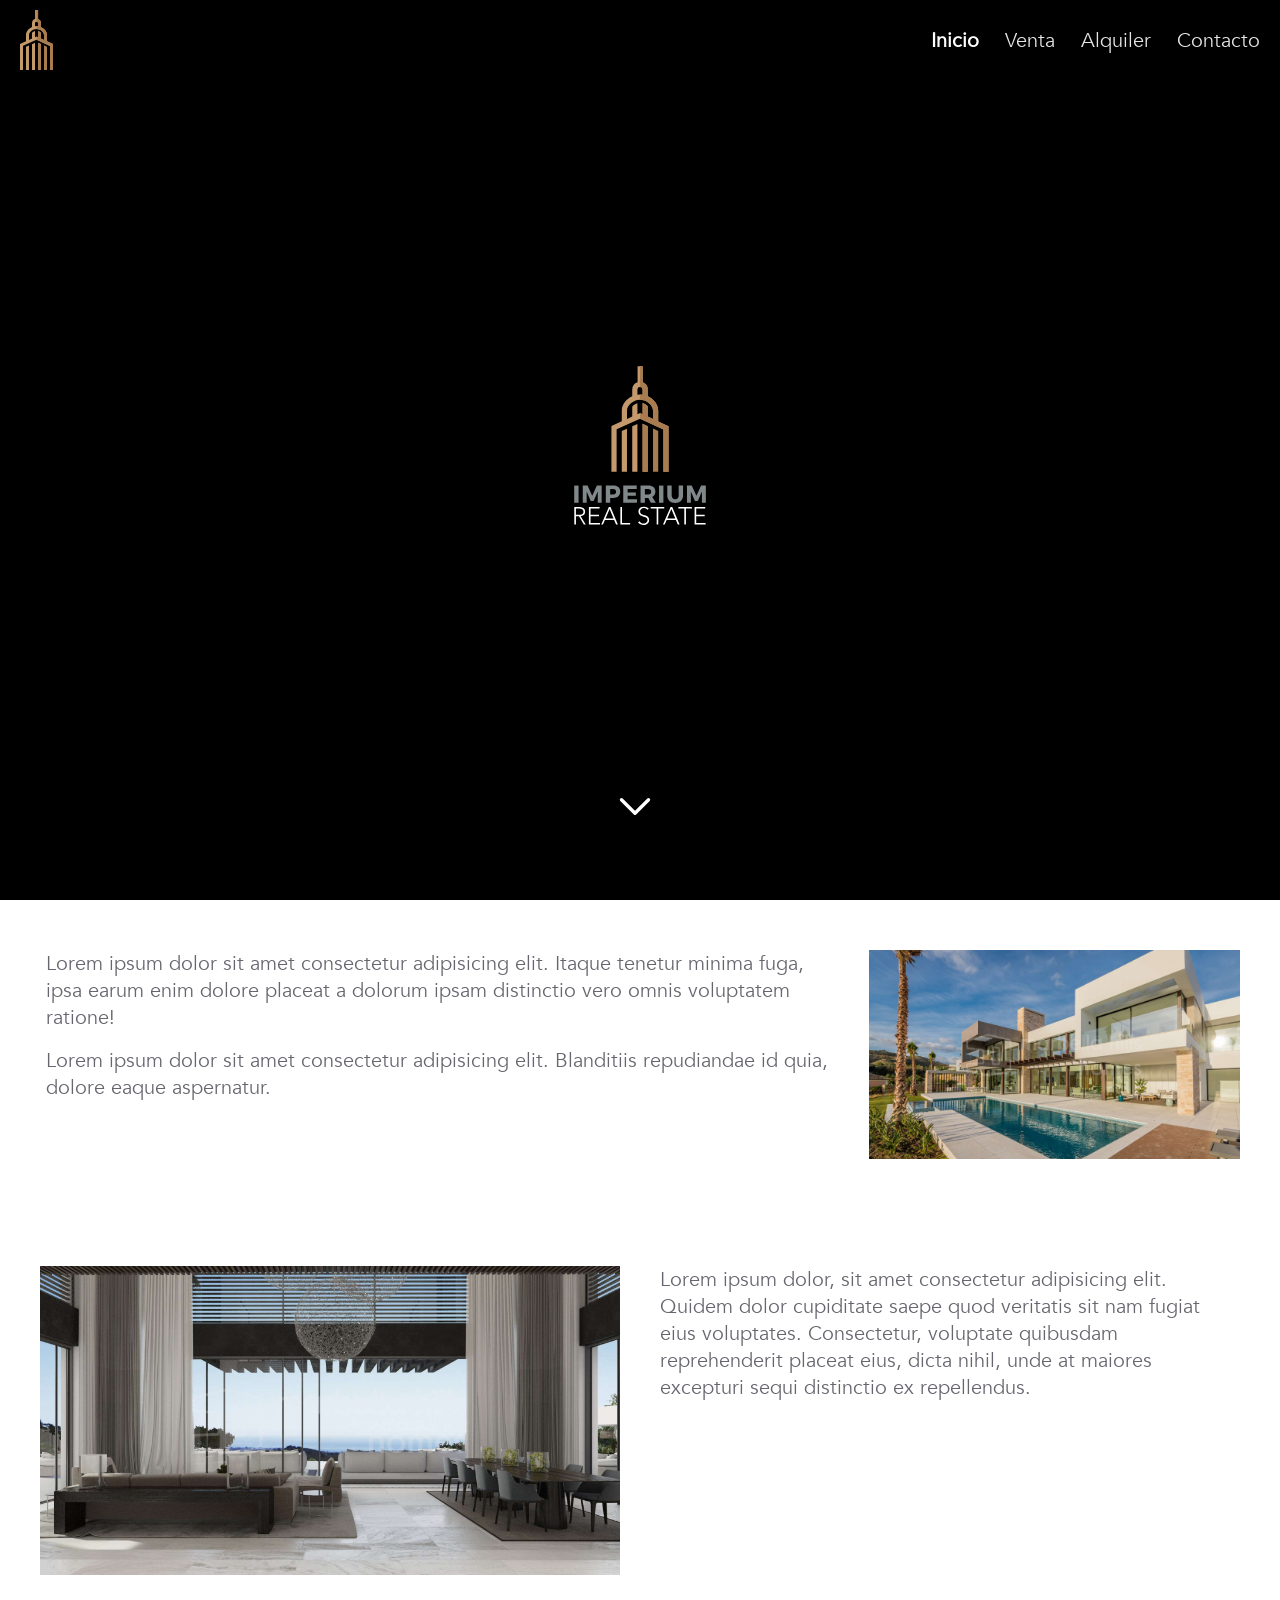
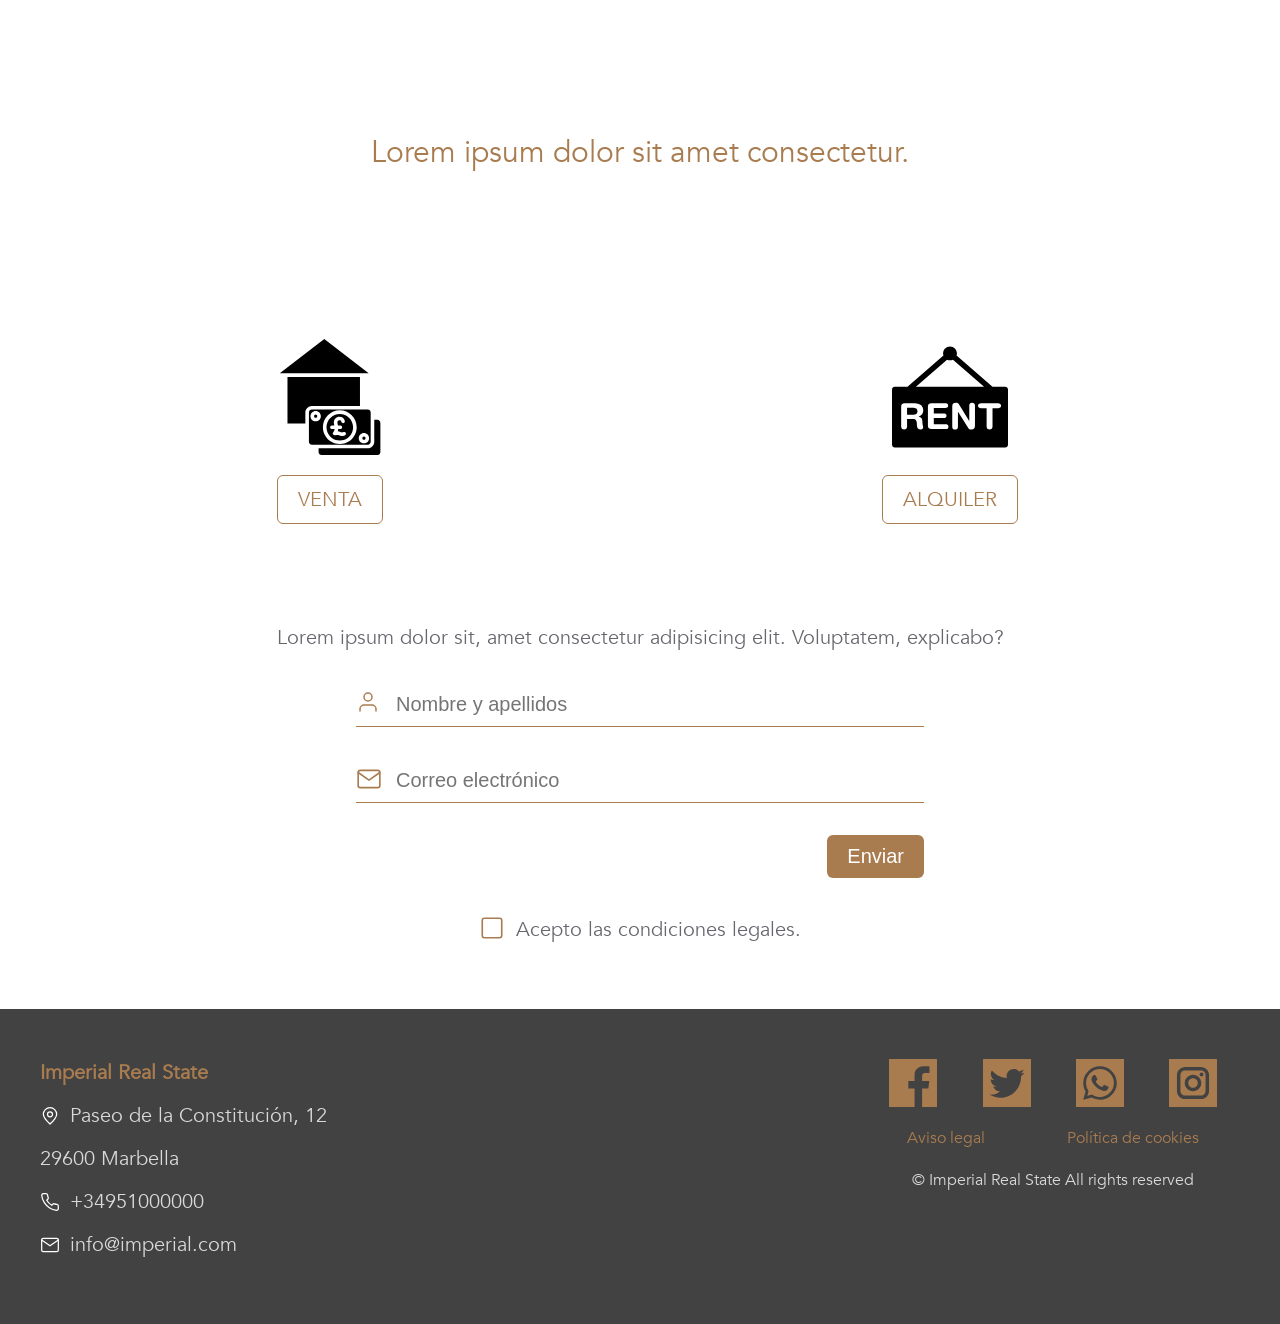
<file: index.html>
<!DOCTYPE html>
<html lang="es">
<head>
    <meta charset="UTF-8">
    <meta name="viewport" content="width=device-width, initial-scale=1.0">
    <title>Inicio</title>
    <link rel="stylesheet" href="css/styles.css">
    <script src="js/jquery-3.4.1.min.js"></script>
    <script src="js/main.js"></script>
</head>
<body>
    <header class="transparente">
        <img src="img/logo.svg" alt="Logo Imperial Real State">
        <nav>
            <a href="#" class="activo">Inicio</a>
            <a href="ventas.html">Venta</a>
            <a href="#">Alquiler</a>
            <a href="contacto.html">Contacto</a>
        </nav>
    </header>
    <div class="hero">
        <div></div>
        <div></div>
        <div></div>
        <div class="hero-logo">
            <img src="img/logo-frame.svg" alt="Logo Imperial Real State">
        </div>
        <a href="#pr" class="hero-down">
            <img src="img/down.svg" alt="flecha abajo">
        </a>
    </div>
    <div id="burger">
        <div class="barra superior"></div>
        <div class="barra media"></div>
        <div class="barra inferior"></div>
    </div>
    <div class="menu">
        <nav>
            <a href="#">Inicio</a>
            <hr>
            <a href="ventas.html">Venta</a>
            <hr>
            <a href="#">Alquiler</a>
            <hr>
            <a href="contacto.html">Contacto</a>
        </nav>
        <p class="copyright">&copy; ACME Inc</p>
    </div>
    <div class="fila primera">
        <span id="pr">&nbsp;</span>
        <div class="col-66">
            <p>Lorem ipsum dolor sit amet consectetur adipisicing elit. Itaque tenetur minima fuga, ipsa earum enim dolore placeat a dolorum ipsam distinctio vero omnis voluptatem ratione!</p>
            <p>Lorem ipsum dolor sit amet consectetur adipisicing elit. Blanditiis repudiandae id quia, dolore eaque aspernatur.</p>
        </div>
        <div class="col-33">
            <img src="img/thumb4.jpg" alt="imagen casa">
        </div>
    </div>
    <div class="fila">
        <div class="col-50">
            <img src="img/thumb5.jpg" alt="">
        </div>
        <div class="col-50">
            <p>Lorem ipsum dolor, sit amet consectetur adipisicing elit. Quidem dolor cupiditate saepe quod veritatis sit nam fugiat eius voluptates. Consectetur, voluptate quibusdam reprehenderit placeat eius, dicta nihil, unde at maiores excepturi sequi distinctio ex repellendus.</p>
        </div>
    </div>
    <div class="fila parallax">
        <div class="col-100">
            <p>Lorem ipsum dolor sit amet consectetur.</p>
        </div>
    </div>
    <div class="fila">
        <div class="col-50 caja-nav flex-column-center">
            <img src="img/comprar.svg" alt="">
            <a href="ventas.html">VENTA</a>
        </div>
        <div class="col-50 caja-nav flex-column-center">
            <img src="img/alquilar.svg" alt="">
            <a href="#">ALQUILER</a>
        </div>
    </div>
    <div class="fila">
        <div class="col-100 flex-column-center">
            <p>Lorem ipsum dolor sit, amet consectetur adipisicing elit. Voluptatem, explicabo?</p>
            <form class="contacto">
                <div class="fila">
                    <input class="usuario" type="text" placeholder="Nombre y apellidos">
                </div>
                <div class="fila">
                    <input class="email" type="email" placeholder="Correo electrónico">
                </div>
                <div class="fila flex-end">
                    <button type="submit">Enviar</button>
                </div>
                <div class="fila flex-center">
                    <input type="checkbox" id="condiciones">
                    <label for="condiciones">
                        Acepto las condiciones legales.
                    </label>
                </div>
            </form>
        </div>
    </div>
    <footer class="fila">
        <div class="col-33">
            <p>Imperial Real State</p>
            <p class="flex-start">
                <img class="m-r-small" src="img/map.svg" alt="Icono de mapa">
                Paseo de la Constitución, 12
            </p>
            <p>29600 Marbella</p>
            <p class="flex-start">
                <img  class="m-r-small" src="img/phone.svg" alt="Icono de teléfono">
                +34951000000
            </p>
            <p class="flex-start">
                <img  class="m-r-small" src="img/mail.svg" alt="Icono de email">
                info@imperial.com
            </p>
        </div>
        <div class="col-33">
            <iframe src="https://www.google.com/maps/embed?pb=!1m18!1m12!1m3!1d3206.9661094790026!2d-4.89145418531769!3d36.50668018001005!2m3!1f0!2f0!3f0!3m2!1i1024!2i768!4f13.1!3m3!1m2!1s0xd7327fed804f7f5%3A0x4806dfa1e50c2dd2!2sMarbella%20Center%2C%2029602%20Marbella%2C%20M%C3%A1laga!5e0!3m2!1ses!2ses!4v1611743016986!5m2!1ses!2ses" width="100%" height="100%" frameborder="0" style="border:0;" allowfullscreen="" aria-hidden="false" tabindex="0"></iframe>
        </div>
        <div class="col-33">
            <div class="flex-around">
                <img class="rrss" src="img/facebook.svg" alt="Icono de Facebook">
                <img class="rrss" src="img/twitter.svg" alt="Icono de Twitter">
                <img class="rrss" src="img/whatsapp.svg" alt="Icono de Whatsapp">
                <img class="rrss" src="img/instagram.svg" alt="Icono de Instagram">
            </div>
            <div class="flex-around m-t">
                <a href="contacto.html#aviso">Aviso legal</a>
                <a href="contacto.html#cookies">Política de cookies</a>
            </div>
            <p class="copyright m-t">&copy; Imperial Real State All rights reserved</p>
        </div>
    </footer>
</body>
</html>
</file>
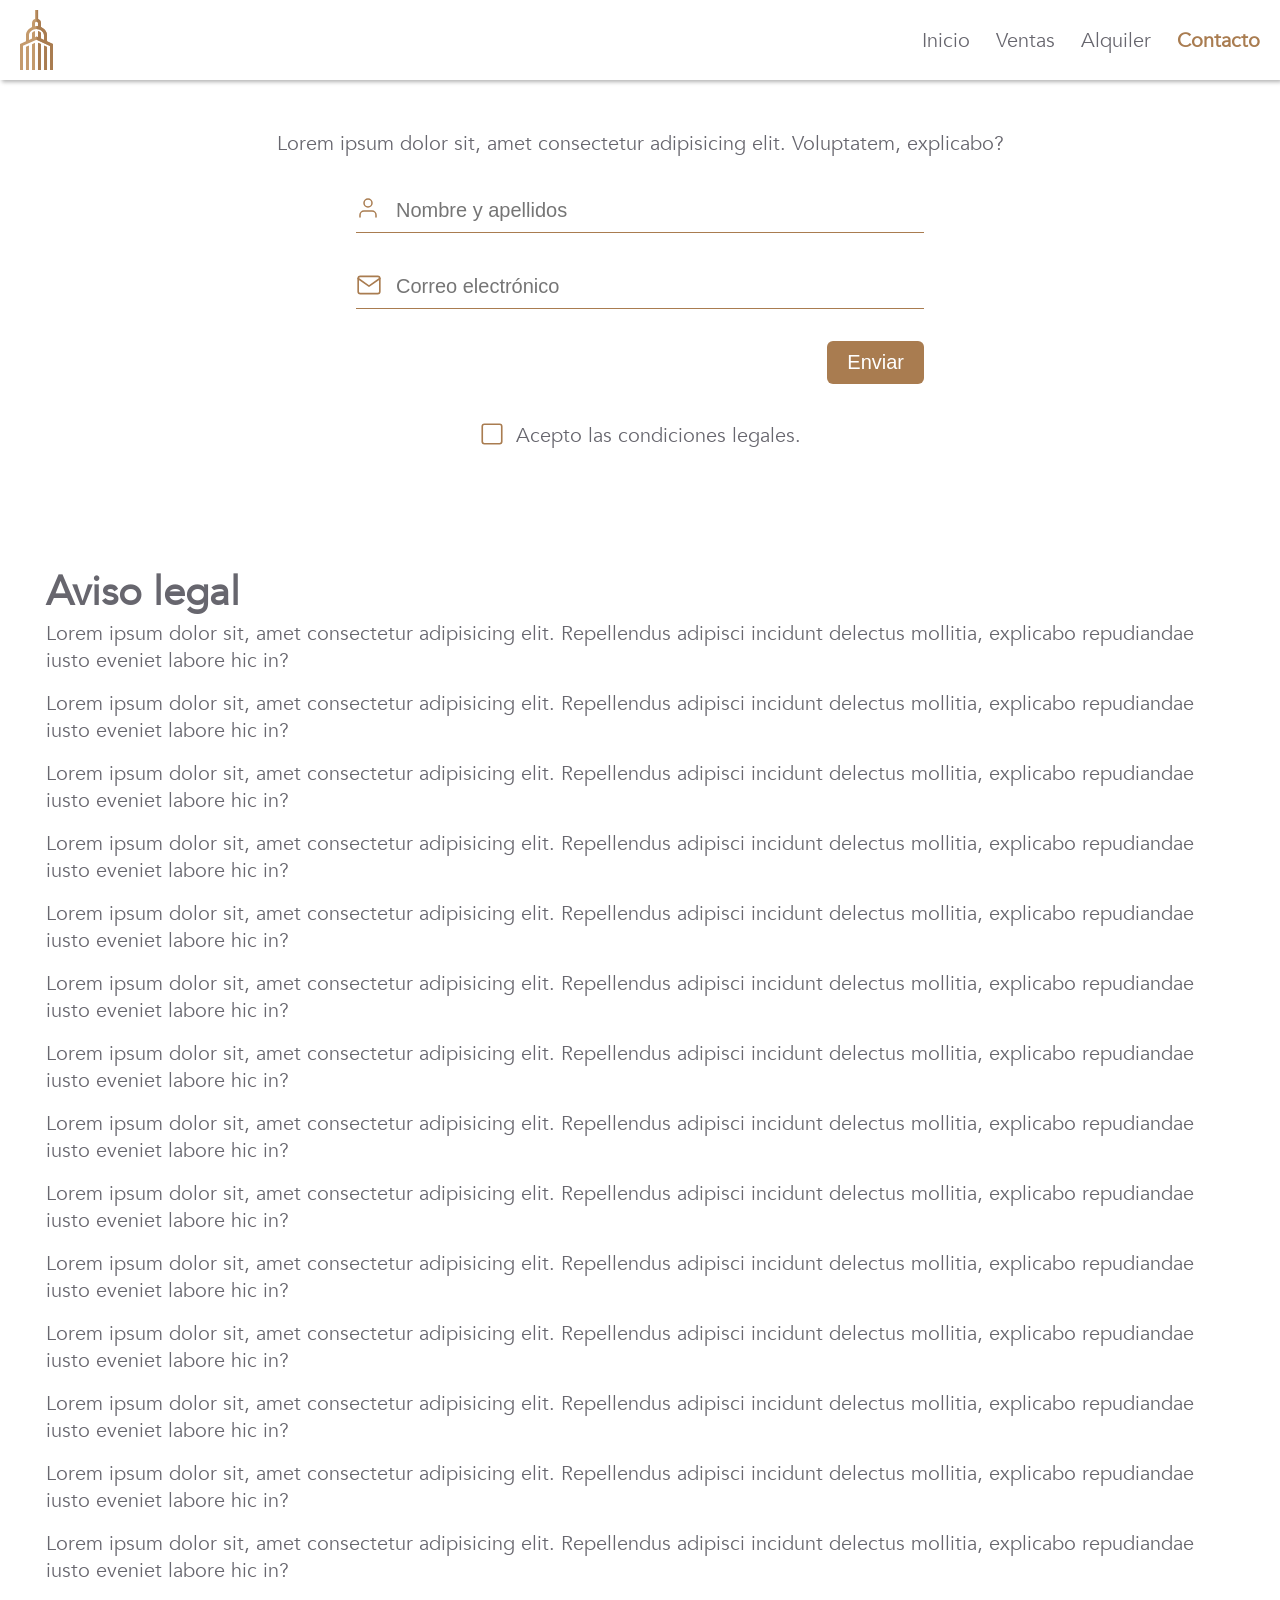
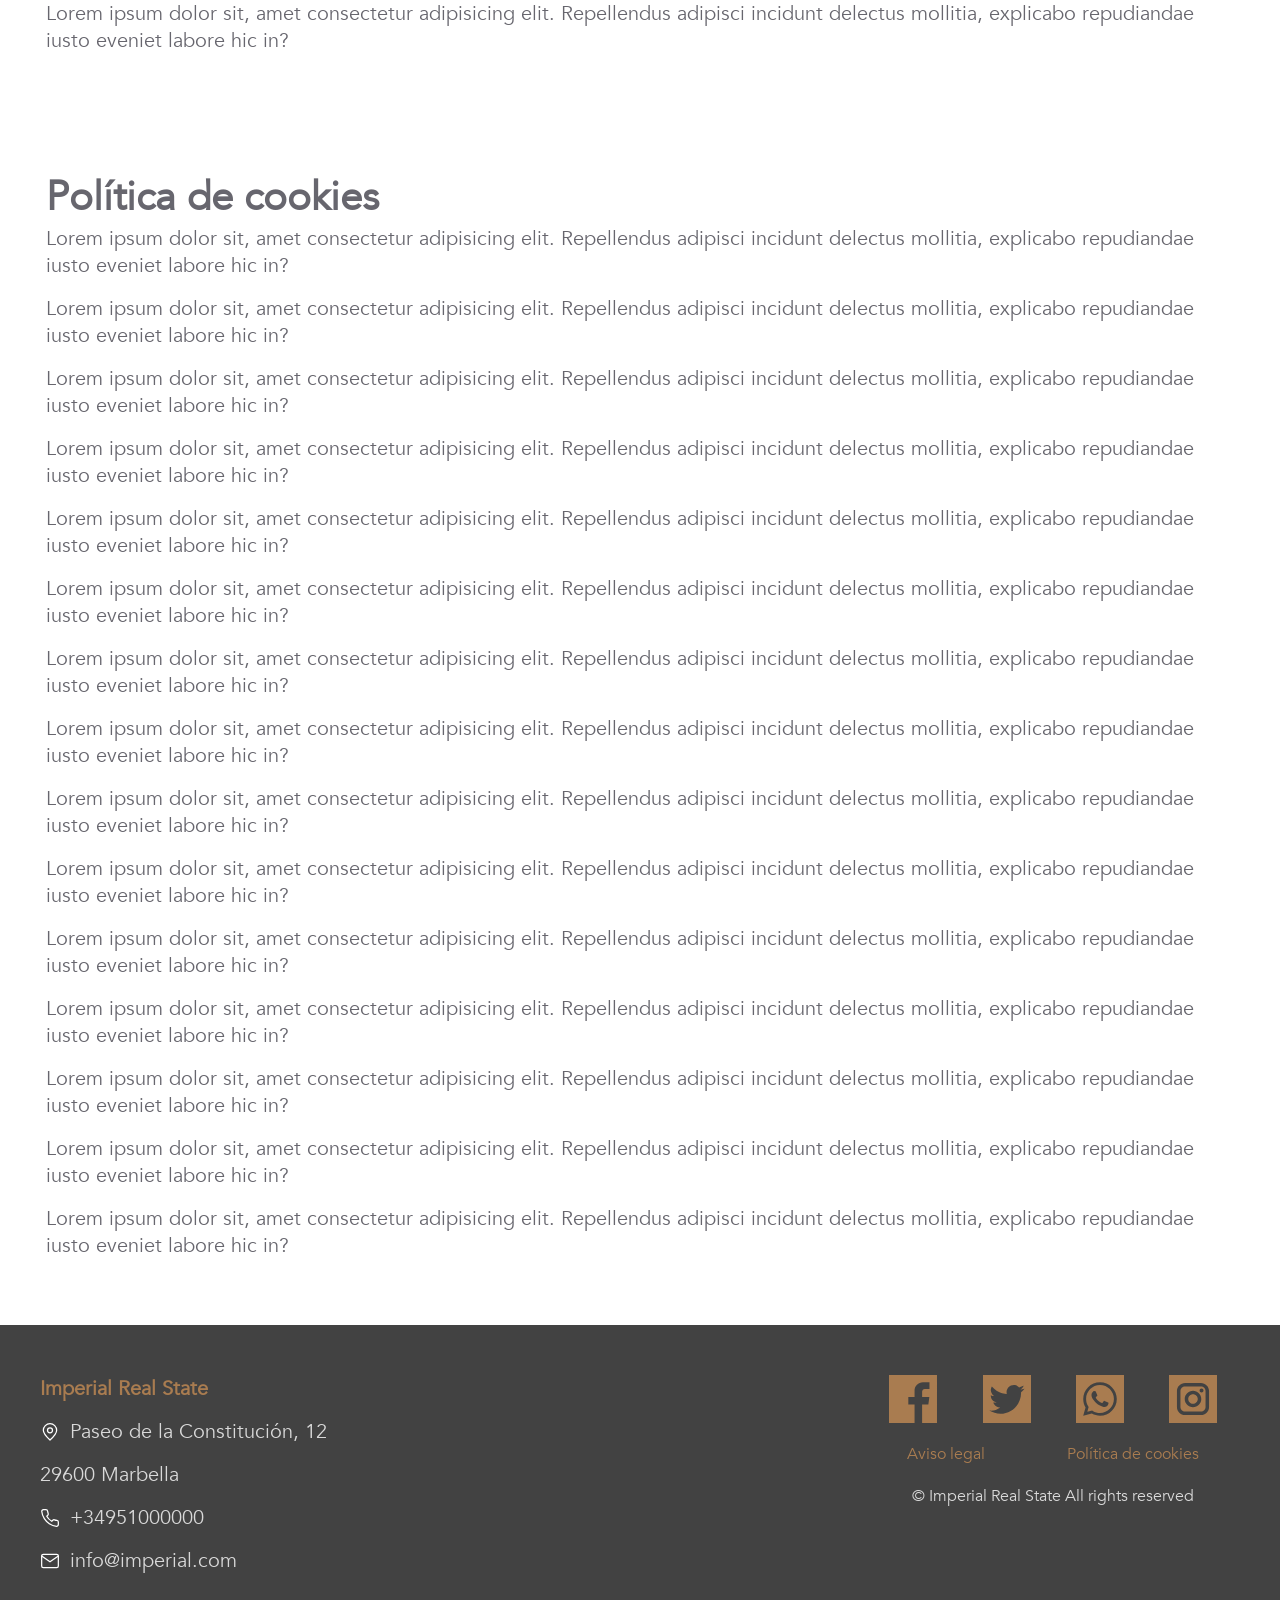
<file: contacto.html>
<!DOCTYPE html>
<html lang="es">
<head>
    <meta charset="UTF-8">
    <meta name="viewport" content="width=device-width, initial-scale=1.0">
    <title>Inicio</title>
    <link rel="stylesheet" href="css/styles.css">
    <script src="js/jquery-3.4.1.min.js"></script>
    <script src="js/main.js"></script>
</head>
<body>
    <header>
        <img src="img/logo.svg" alt="Logo Imperial Real State">
        <nav>
            <a href="index.html">Inicio</a>
            <a href="ventas.html">Ventas</a>
            <a href="#">Alquiler</a>
            <a href="#" class="activo">Contacto</a>
        </nav>
    </header>
    <div id="burger">
        <div class="barra superior"></div>
        <div class="barra media"></div>
        <div class="barra inferior"></div>
    </div>
    <div class="menu">
        <nav>
            <a href="index.html">Inicio</a>
            <hr>
            <a href="ventas.html">Ventas</a>
            <hr>
            <a href="#">Alquiler</a>
            <hr>
            <a href="#">Contacto</a>
        </nav>
        <p class="copyright">&copy; ACME Inc</p>
    </div>
    <div class="fila contacto">
        <div class="col-100 flex-column-center">
            <p>Lorem ipsum dolor sit, amet consectetur adipisicing elit. Voluptatem, explicabo?</p>
            <form class="contacto">
                <div class="fila">
                    <input class="usuario" type="text" placeholder="Nombre y apellidos">
                </div>
                <div class="fila">
                    <input class="email" type="email" placeholder="Correo electrónico">
                </div>
                <div class="fila flex-end">
                    <button type="submit">Enviar</button>
                </div>
                <div class="fila flex-center">
                    <input type="checkbox" id="condiciones">
                    <label for="condiciones">
                        Acepto las condiciones legales.
                    </label>
                </div>
            </form>
        </div>
    </div>
    <div class="fila">
        <span id="legal">&nbsp;</span>
        <div class="col-100">
            <h1>Aviso legal</h1>
            <p>Lorem ipsum dolor sit, amet consectetur adipisicing elit. Repellendus adipisci incidunt delectus mollitia, explicabo repudiandae iusto eveniet labore hic in?</p>
            <p>Lorem ipsum dolor sit, amet consectetur adipisicing elit. Repellendus adipisci incidunt delectus mollitia, explicabo repudiandae iusto eveniet labore hic in?</p>
            <p>Lorem ipsum dolor sit, amet consectetur adipisicing elit. Repellendus adipisci incidunt delectus mollitia, explicabo repudiandae iusto eveniet labore hic in?</p>
            <p>Lorem ipsum dolor sit, amet consectetur adipisicing elit. Repellendus adipisci incidunt delectus mollitia, explicabo repudiandae iusto eveniet labore hic in?</p>
            <p>Lorem ipsum dolor sit, amet consectetur adipisicing elit. Repellendus adipisci incidunt delectus mollitia, explicabo repudiandae iusto eveniet labore hic in?</p>
            <p>Lorem ipsum dolor sit, amet consectetur adipisicing elit. Repellendus adipisci incidunt delectus mollitia, explicabo repudiandae iusto eveniet labore hic in?</p>
            <p>Lorem ipsum dolor sit, amet consectetur adipisicing elit. Repellendus adipisci incidunt delectus mollitia, explicabo repudiandae iusto eveniet labore hic in?</p>
            <p>Lorem ipsum dolor sit, amet consectetur adipisicing elit. Repellendus adipisci incidunt delectus mollitia, explicabo repudiandae iusto eveniet labore hic in?</p>
            <p>Lorem ipsum dolor sit, amet consectetur adipisicing elit. Repellendus adipisci incidunt delectus mollitia, explicabo repudiandae iusto eveniet labore hic in?</p>
            <p>Lorem ipsum dolor sit, amet consectetur adipisicing elit. Repellendus adipisci incidunt delectus mollitia, explicabo repudiandae iusto eveniet labore hic in?</p>
            <p>Lorem ipsum dolor sit, amet consectetur adipisicing elit. Repellendus adipisci incidunt delectus mollitia, explicabo repudiandae iusto eveniet labore hic in?</p>
            <p>Lorem ipsum dolor sit, amet consectetur adipisicing elit. Repellendus adipisci incidunt delectus mollitia, explicabo repudiandae iusto eveniet labore hic in?</p>
            <p>Lorem ipsum dolor sit, amet consectetur adipisicing elit. Repellendus adipisci incidunt delectus mollitia, explicabo repudiandae iusto eveniet labore hic in?</p>
            <p>Lorem ipsum dolor sit, amet consectetur adipisicing elit. Repellendus adipisci incidunt delectus mollitia, explicabo repudiandae iusto eveniet labore hic in?</p>
            <p>Lorem ipsum dolor sit, amet consectetur adipisicing elit. Repellendus adipisci incidunt delectus mollitia, explicabo repudiandae iusto eveniet labore hic in?</p>
        </div>
    </div>
    <div class="fila">
        <span id="cookies">&nbsp;</span>
        <div class="col-100">
            <h1>Política de cookies</h1>
            <p>Lorem ipsum dolor sit, amet consectetur adipisicing elit. Repellendus adipisci incidunt delectus mollitia, explicabo repudiandae iusto eveniet labore hic in?</p>
            <p>Lorem ipsum dolor sit, amet consectetur adipisicing elit. Repellendus adipisci incidunt delectus mollitia, explicabo repudiandae iusto eveniet labore hic in?</p>
            <p>Lorem ipsum dolor sit, amet consectetur adipisicing elit. Repellendus adipisci incidunt delectus mollitia, explicabo repudiandae iusto eveniet labore hic in?</p>
            <p>Lorem ipsum dolor sit, amet consectetur adipisicing elit. Repellendus adipisci incidunt delectus mollitia, explicabo repudiandae iusto eveniet labore hic in?</p>
            <p>Lorem ipsum dolor sit, amet consectetur adipisicing elit. Repellendus adipisci incidunt delectus mollitia, explicabo repudiandae iusto eveniet labore hic in?</p>
            <p>Lorem ipsum dolor sit, amet consectetur adipisicing elit. Repellendus adipisci incidunt delectus mollitia, explicabo repudiandae iusto eveniet labore hic in?</p>
            <p>Lorem ipsum dolor sit, amet consectetur adipisicing elit. Repellendus adipisci incidunt delectus mollitia, explicabo repudiandae iusto eveniet labore hic in?</p>
            <p>Lorem ipsum dolor sit, amet consectetur adipisicing elit. Repellendus adipisci incidunt delectus mollitia, explicabo repudiandae iusto eveniet labore hic in?</p>
            <p>Lorem ipsum dolor sit, amet consectetur adipisicing elit. Repellendus adipisci incidunt delectus mollitia, explicabo repudiandae iusto eveniet labore hic in?</p>
            <p>Lorem ipsum dolor sit, amet consectetur adipisicing elit. Repellendus adipisci incidunt delectus mollitia, explicabo repudiandae iusto eveniet labore hic in?</p>
            <p>Lorem ipsum dolor sit, amet consectetur adipisicing elit. Repellendus adipisci incidunt delectus mollitia, explicabo repudiandae iusto eveniet labore hic in?</p>
            <p>Lorem ipsum dolor sit, amet consectetur adipisicing elit. Repellendus adipisci incidunt delectus mollitia, explicabo repudiandae iusto eveniet labore hic in?</p>
            <p>Lorem ipsum dolor sit, amet consectetur adipisicing elit. Repellendus adipisci incidunt delectus mollitia, explicabo repudiandae iusto eveniet labore hic in?</p>
            <p>Lorem ipsum dolor sit, amet consectetur adipisicing elit. Repellendus adipisci incidunt delectus mollitia, explicabo repudiandae iusto eveniet labore hic in?</p>
            <p>Lorem ipsum dolor sit, amet consectetur adipisicing elit. Repellendus adipisci incidunt delectus mollitia, explicabo repudiandae iusto eveniet labore hic in?</p>
        </div>
    </div>
    <footer class="fila">
        <div class="col-33">
            <p>Imperial Real State</p>
            <p class="flex-start">
                <img class="m-r-small" src="img/map.svg" alt="Icono de mapa">
                Paseo de la Constitución, 12
            </p>
            <p>29600 Marbella</p>
            <p class="flex-start">
                <img  class="m-r-small" src="img/phone.svg" alt="Icono de teléfono">
                +34951000000
            </p>
            <p class="flex-start">
                <img  class="m-r-small" src="img/mail.svg" alt="Icono de email">
                info@imperial.com
            </p>
        </div>
        <div class="col-33">
            <iframe src="https://www.google.com/maps/embed?pb=!1m18!1m12!1m3!1d3206.9661094790026!2d-4.89145418531769!3d36.50668018001005!2m3!1f0!2f0!3f0!3m2!1i1024!2i768!4f13.1!3m3!1m2!1s0xd7327fed804f7f5%3A0x4806dfa1e50c2dd2!2sMarbella%20Center%2C%2029602%20Marbella%2C%20M%C3%A1laga!5e0!3m2!1ses!2ses!4v1611743016986!5m2!1ses!2ses" width="100%" height="100%" frameborder="0" style="border:0;" allowfullscreen="" aria-hidden="false" tabindex="0"></iframe>
        </div>
        <div class="col-33">
            <div class="flex-around">
                <img class="rrss" src="img/facebook.svg" alt="Icono de Facebook">
                <img class="rrss" src="img/twitter.svg" alt="Icono de Twitter">
                <img class="rrss" src="img/whatsapp.svg" alt="Icono de Whatsapp">
                <img class="rrss" src="img/instagram.svg" alt="Icono de Instagram">
            </div>
            <div class="flex-around m-t">
                <a href="#aviso">Aviso legal</a>
                <a href="#cookies">Política de cookies</a>
            </div>
            <p class="copyright m-t">&copy; Imperial Real State All rights reserved</p>
        </div>
    </footer>
</body>
</html>
</file>
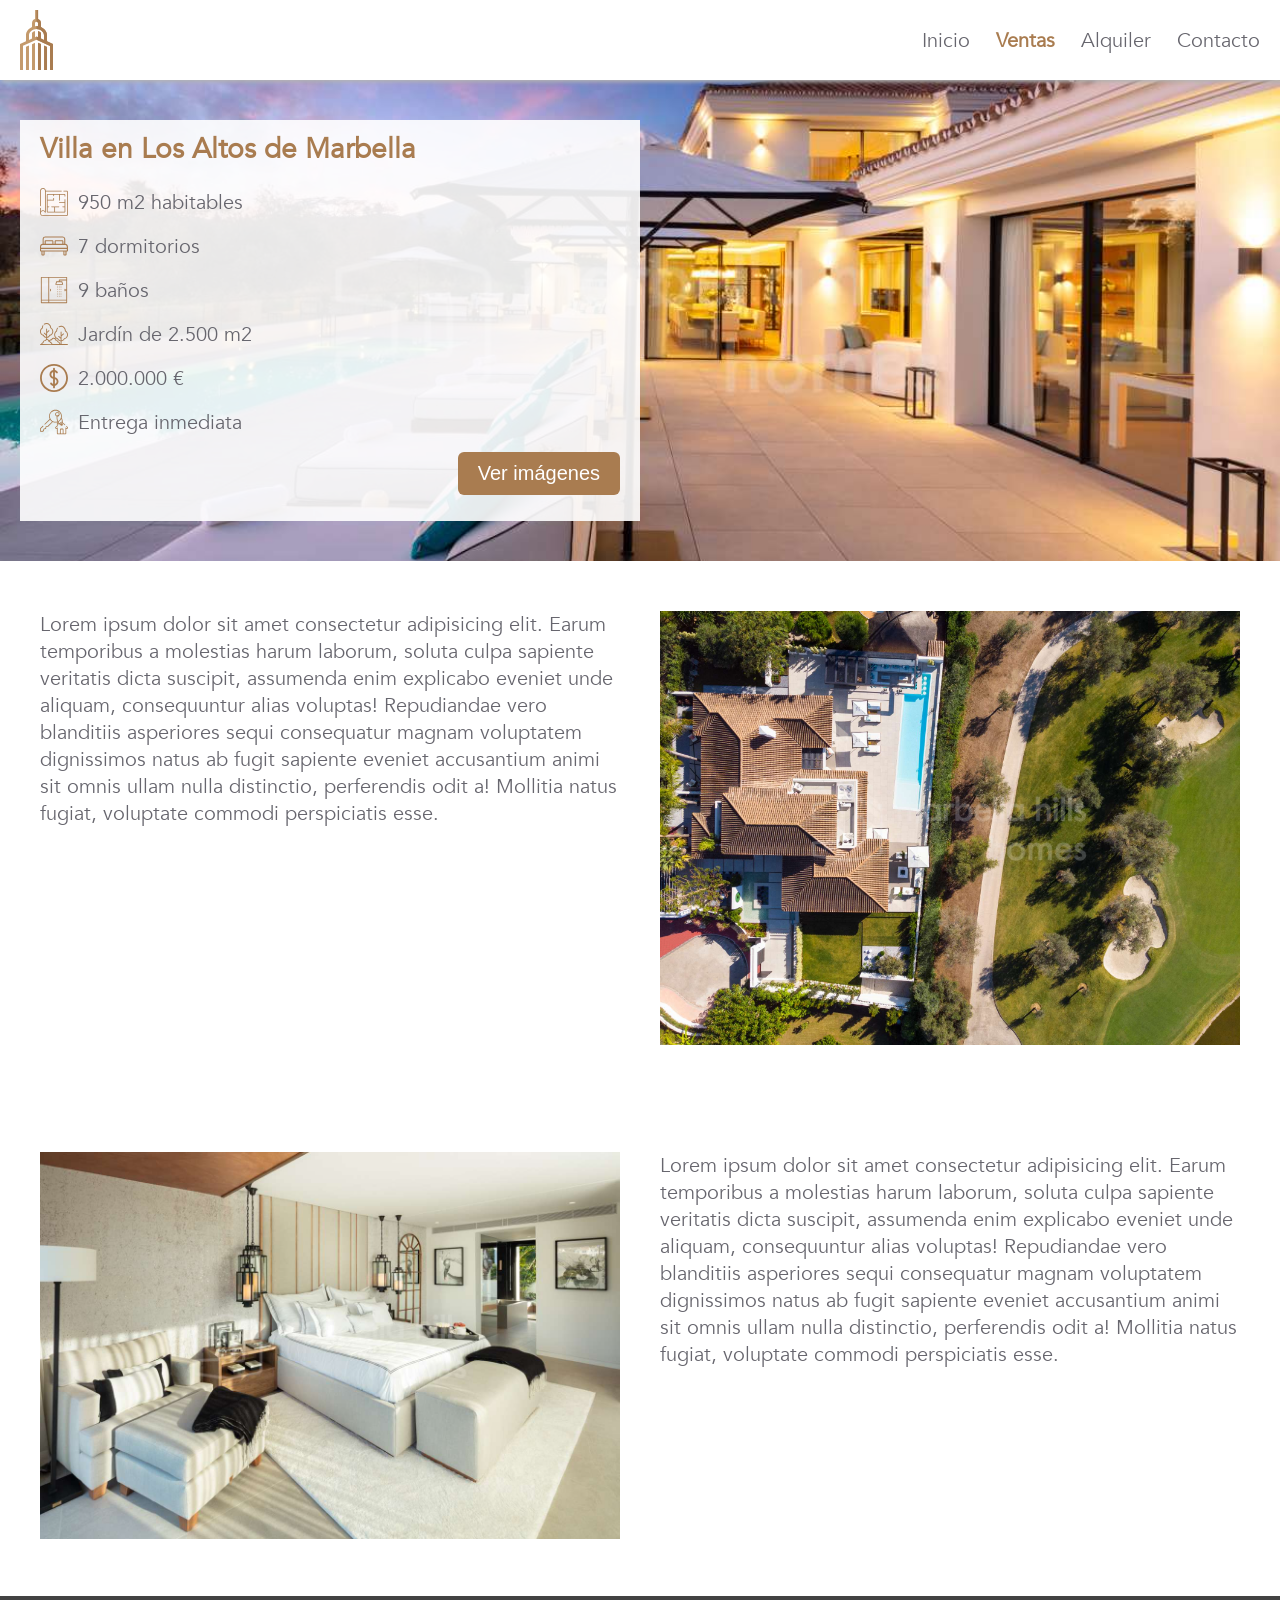
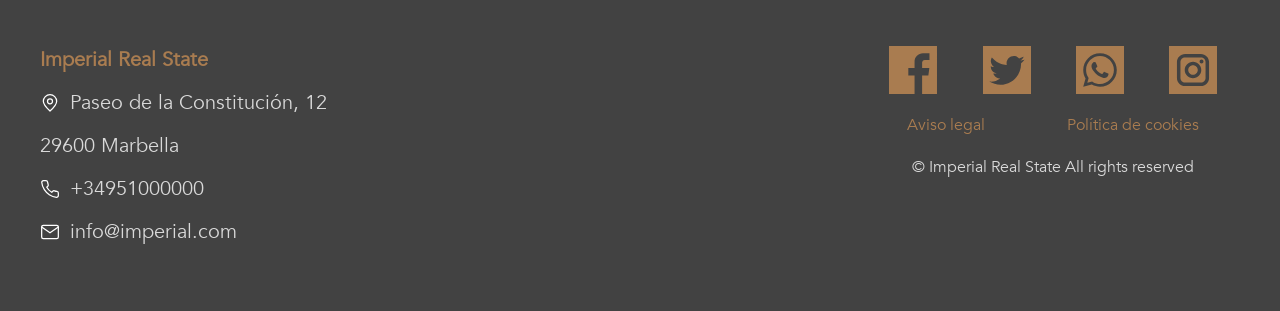
<file: propiedad1.html>
<!DOCTYPE html>
<html lang="es">
<head>
    <meta charset="UTF-8">
    <meta name="viewport" content="width=device-width, initial-scale=1.0">
    <title>Inicio</title>
    <link rel="stylesheet" href="css/styles.css">
    <script src="js/jquery-3.4.1.min.js"></script>
    <script src="js/main.js"></script>
</head>
<body>
    <header>
        <img src="img/logo.svg" alt="Logo Imperial Real State">
        <nav>
            <a href="index.html">Inicio</a>
            <a href="#" class="activo">Ventas</a>
            <a href="#">Alquiler</a>
            <a href="contacto.html">Contacto</a>
        </nav>
    </header>
    <div id="burger">
        <div class="barra superior"></div>
        <div class="barra media"></div>
        <div class="barra inferior"></div>
    </div>
    <div class="menu">
        <nav>
            <a href="index.html">Inicio</a>
            <hr>
            <a href="#">Ventas</a>
            <hr>
            <a href="#">Alquiler</a>
            <hr>
            <a href="contacto.html">Contacto</a>
        </nav>
        <p class="copyright">&copy; ACME Inc</p>
    </div>
    <div class="fila propiedad">
        <div class="col-50">
            <h1 class="m-b">Villa en Los Altos de Marbella</h1>
            <p class="flex-start">
                <img class="m-r-small" src="img/blueprint.svg" alt="Icono plano">
                950 m2 habitables
            </p>
            <p class="flex-start">
                <img class="m-r-small" src="img/bed.svg" alt="Icono nº de dormitorios">
                7 dormitorios
            </p>
            <p class="flex-start">
                <img class="m-r-small" src="img/bath.svg" alt="Icono nº de baños">
                9 baños
            </p>
            <p class="flex-start">
                <img class="m-r-small" src="img/tree.svg" alt="Icono de jardín">
                Jardín de 2.500 m2
            </p>
            <p class="flex-start">
                <img class="m-r-small" src="img/money.svg" alt="Icono de monedas">
                2.000.000 €
            </p>
            <p class="flex-start">
                <img class="m-r-small" src="img/contract.svg" alt="Icono de contrato">
                Entrega inmediata
            </p>
            <p class="flex-end">
                <button onclick="openModal()">Ver imágenes</button>
            </p>
        </div>
        <div class="col-50"></div>
    </div>
    <div class="fila">
        <div class="col-50">
            <p>Lorem ipsum dolor sit amet consectetur adipisicing elit. Earum temporibus a molestias harum laborum, soluta culpa sapiente veritatis dicta suscipit, assumenda enim explicabo eveniet unde aliquam, consequuntur alias voluptas! Repudiandae vero blanditiis asperiores sequi consequatur magnam voluptatem dignissimos natus ab fugit sapiente eveniet accusantium animi sit omnis ullam nulla distinctio, perferendis odit a! Mollitia natus fugiat, voluptate commodi perspiciatis esse.</p>
        </div>
        <div class="col-50">
            <img src="img/property2.jpg" alt="Imagen de vivienda">
        </div>
    </div>
    <div class="fila">
        <div class="col-50">
            <img src="img/property3.jpg" alt="Imagen de vivienda">
        </div>
        <div class="col-50">
            <p>Lorem ipsum dolor sit amet consectetur adipisicing elit. Earum temporibus a molestias harum laborum, soluta culpa sapiente veritatis dicta suscipit, assumenda enim explicabo eveniet unde aliquam, consequuntur alias voluptas! Repudiandae vero blanditiis asperiores sequi consequatur magnam voluptatem dignissimos natus ab fugit sapiente eveniet accusantium animi sit omnis ullam nulla distinctio, perferendis odit a! Mollitia natus fugiat, voluptate commodi perspiciatis esse.</p>
        </div>
    </div>
    <footer class="fila">
        <div class="col-33">
            <p>Imperial Real State</p>
            <p class="flex-start">
                <img class="m-r-small" src="img/map.svg" alt="Icono de mapa">
                Paseo de la Constitución, 12
            </p>
            <p>29600 Marbella</p>
            <p class="flex-start">
                <img  class="m-r-small" src="img/phone.svg" alt="Icono de teléfono">
                +34951000000
            </p>
            <p class="flex-start">
                <img  class="m-r-small" src="img/mail.svg" alt="Icono de email">
                info@imperial.com
            </p>
        </div>
        <div class="col-33">
            <iframe src="https://www.google.com/maps/embed?pb=!1m18!1m12!1m3!1d3206.9661094790026!2d-4.89145418531769!3d36.50668018001005!2m3!1f0!2f0!3f0!3m2!1i1024!2i768!4f13.1!3m3!1m2!1s0xd7327fed804f7f5%3A0x4806dfa1e50c2dd2!2sMarbella%20Center%2C%2029602%20Marbella%2C%20M%C3%A1laga!5e0!3m2!1ses!2ses!4v1611743016986!5m2!1ses!2ses" width="100%" height="100%" frameborder="0" style="border:0;" allowfullscreen="" aria-hidden="false" tabindex="0"></iframe>
        </div>
        <div class="col-33">
            <div class="flex-around">
                <img class="rrss" src="img/facebook.svg" alt="Icono de Facebook">
                <img class="rrss" src="img/twitter.svg" alt="Icono de Twitter">
                <img class="rrss" src="img/whatsapp.svg" alt="Icono de Whatsapp">
                <img class="rrss" src="img/instagram.svg" alt="Icono de Instagram">
            </div>
            <div class="flex-around m-t">
                <a href="contacto.html#aviso">Aviso legal</a>
                <a href="contacto.html#cookies">Política de cookies</a>
            </div>
            <p class="copyright m-t">&copy; Imperial Real State All rights reserved</p>
        </div>
    </footer>
    <div class="overlay"></div>
    <div class="carousel">
        <div class="slide">
            <img src="img/thumb2.jpg" alt="">
        </div>
        <div class="slide">
            <img src="img/thumb3.jpg" alt="">
        </div>
        <div class="slide">
            <img src="img/thumb4.jpg" alt="">
        </div>
        <div class="slide">
            <img src="img/thumb5.jpg" alt="">
        </div>
        <div class="slide">
            <img src="img/thumb6.jpg" alt="">
        </div>
        <div class="slide">
            <img src="img/thumb7.jpg" alt="">
        </div>
        <div class="x-modal" onclick="closeModal()">
            <img src="img/x.svg" alt="">
        </div>
        <div class="left-arrow" onclick="prevSlide()">
            <img src="img/left.svg" alt="">
        </div>
        <div class="rigth-arrow" onclick="nextSlide()">
            <img src="img/right.svg" alt="">
        </div>
    </div>
    <script src="js/carousel.js"></script>
</body>
</html>
</file>
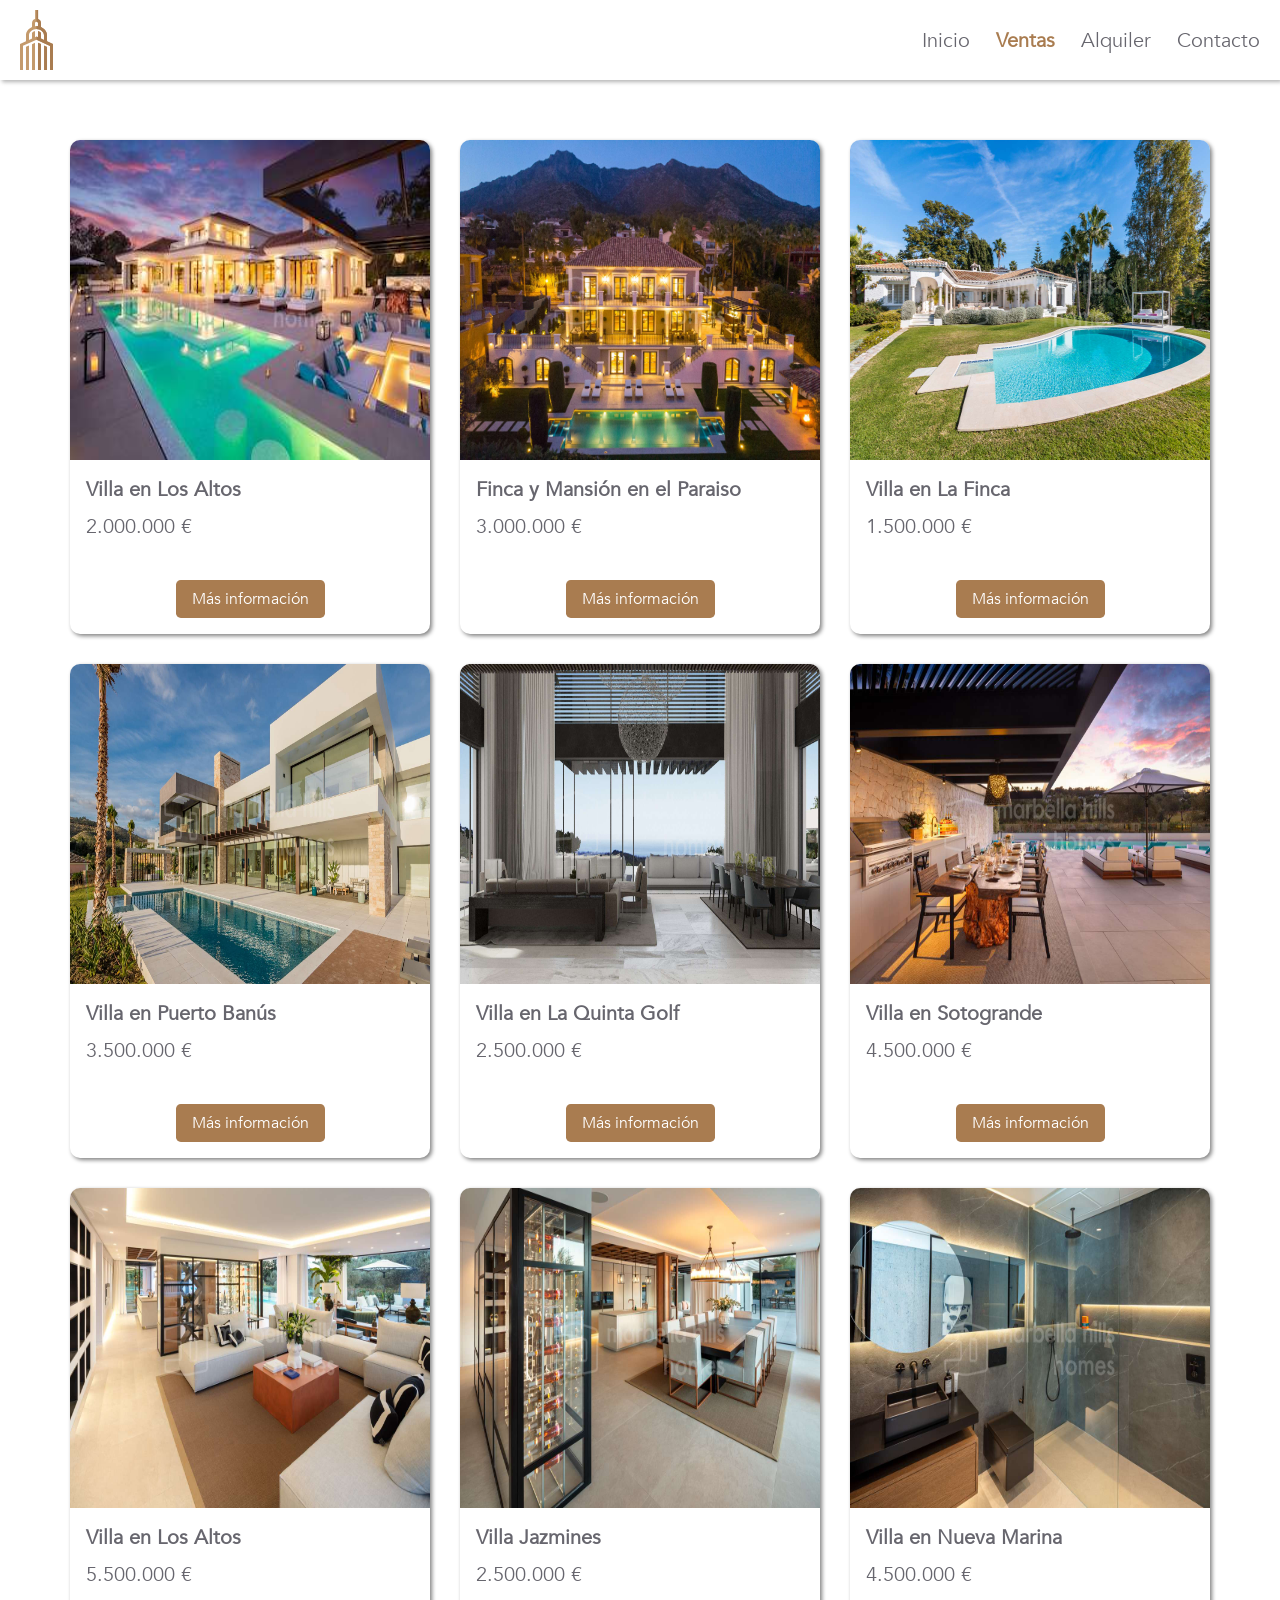
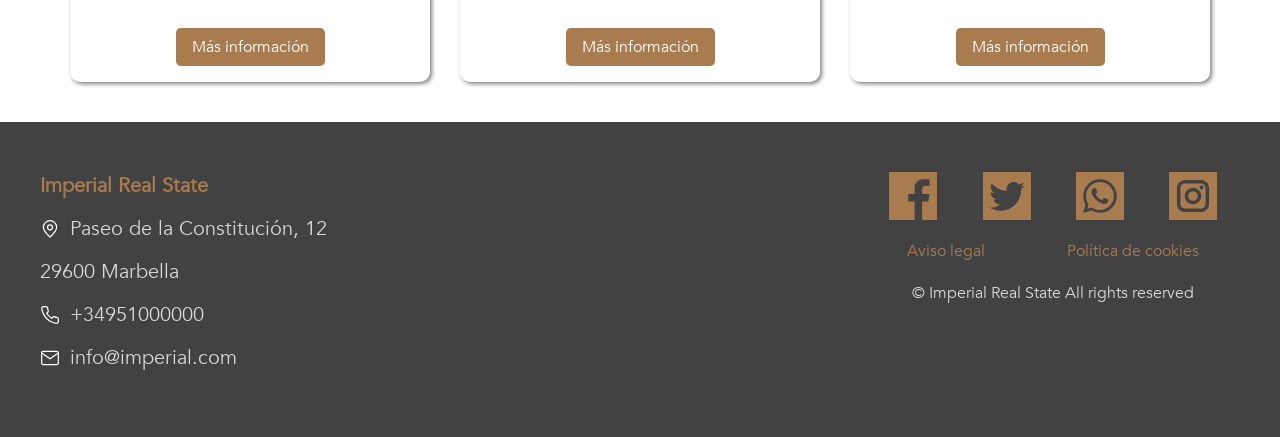
<file: ventas.html>
<!DOCTYPE html>
<html lang="es">
<head>
    <meta charset="UTF-8">
    <meta name="viewport" content="width=device-width, initial-scale=1.0">
    <title>Inicio</title>
    <link rel="stylesheet" href="css/styles.css">
    <script src="js/jquery-3.4.1.min.js"></script>
    <script src="js/main.js"></script>
</head>
<body>
    <header>
        <img src="img/logo.svg" alt="Logo Imperial Real State">
        <nav>
            <a href="index.html">Inicio</a>
            <a href="#" class="activo">Ventas</a>
            <a href="#">Alquiler</a>
            <a href="contacto.html">Contacto</a>
        </nav>
    </header>
    <div id="burger">
        <div class="barra superior"></div>
        <div class="barra media"></div>
        <div class="barra inferior"></div>
    </div>
    <div class="menu">
        <nav>
            <a href="index.html">Inicio</a>
            <hr>
            <a href="#">Ventas</a>
            <hr>
            <a href="#">Alquiler</a>
            <hr>
            <a href="contacto.html">Contacto</a>
        </nav>
        <p class="copyright">&copy; ACME Inc</p>
    </div>
    <div class="fila grid">
        <div class="card">
            <img src="img/thumb1.jpeg" alt="Imagen de casa">
            <div class="footer-card">
                <div>
                    <p>Villa en Los Altos</p>
                    <p>2.000.000 €</p>
                </div>
                <a href="propiedad1.html">Más información</a>
            </div>
        </div>
        <div class="card">
            <img src="img/thumb2.jpg" alt="Imagen de casa">
            <div class="footer-card">
                <div>
                    <p>Finca y Mansión en el Paraiso</p>
                    <p>3.000.000 €</p>
                </div>
                <a href="#">Más información</a>
            </div>
        </div>
        <div class="card">
            <img src="img/thumb3.jpg" alt="Imagen de casa">
            <div class="footer-card">
                <div>
                    <p>Villa en La Finca</p>
                    <p>1.500.000 €</p>
                </div>
                <a href="#">Más información</a>
            </div>
        </div>
        <div class="card">
            <img src="img/thumb4.jpg" alt="Imagen de casa">
            <div class="footer-card">
                <div>
                    <p>Villa en Puerto Banús</p>
                    <p>3.500.000 €</p>
                </div>
                <a href="#">Más información</a>
            </div>
        </div>
        <div class="card">
            <img src="img/thumb5.jpg" alt="Imagen de casa">
            <div class="footer-card">
                <div>
                    <p>Villa en La Quinta Golf</p>
                    <p>2.500.000 €</p>
                </div>
                <a href="#">Más información</a>
            </div>
        </div>
        <div class="card">
            <img src="img/thumb6.jpg" alt="Imagen de casa">
            <div class="footer-card">
                <div>
                    <p>Villa en Sotogrande</p>
                    <p>4.500.000 €</p>
                </div>
                <a href="#">Más información</a>
            </div>
        </div>
        <div class="card">
            <img src="img/thumb8.jpg" alt="Imagen de casa">
            <div class="footer-card">
                <div>
                    <p>Villa en Los Altos</p>
                    <p>5.500.000 €</p>
                </div>
                <a href="#">Más información</a>
            </div>
        </div>
        <div class="card">
            <img src="img/thumb9.jpg" alt="Imagen de casa">
            <div class="footer-card">
                <div>
                    <p>Villa Jazmines</p>
                    <p>2.500.000 €</p>
                </div>
                <a href="#">Más información</a>
            </div>
        </div>
        <div class="card">
            <img src="img/thumb10.jpg" alt="Imagen de casa">
            <div class="footer-card">
                <div>
                    <p>Villa en Nueva Marina</p>
                    <p>4.500.000 €</p>
                </div>
                <a href="#">Más información</a>
            </div>
        </div>
    </div>
    <footer class="fila">
        <div class="col-33">
            <p>Imperial Real State</p>
            <p class="flex-start">
                <img class="m-r-small" src="img/map.svg" alt="Icono de mapa">
                Paseo de la Constitución, 12
            </p>
            <p>29600 Marbella</p>
            <p class="flex-start">
                <img  class="m-r-small" src="img/phone.svg" alt="Icono de teléfono">
                +34951000000
            </p>
            <p class="flex-start">
                <img  class="m-r-small" src="img/mail.svg" alt="Icono de email">
                info@imperial.com
            </p>
        </div>
        <div class="col-33">
            <iframe src="https://www.google.com/maps/embed?pb=!1m18!1m12!1m3!1d3206.9661094790026!2d-4.89145418531769!3d36.50668018001005!2m3!1f0!2f0!3f0!3m2!1i1024!2i768!4f13.1!3m3!1m2!1s0xd7327fed804f7f5%3A0x4806dfa1e50c2dd2!2sMarbella%20Center%2C%2029602%20Marbella%2C%20M%C3%A1laga!5e0!3m2!1ses!2ses!4v1611743016986!5m2!1ses!2ses" width="100%" height="100%" frameborder="0" style="border:0;" allowfullscreen="" aria-hidden="false" tabindex="0"></iframe>
        </div>
        <div class="col-33">
            <div class="flex-around">
                <img class="rrss" src="img/facebook.svg" alt="Icono de Facebook">
                <img class="rrss" src="img/twitter.svg" alt="Icono de Twitter">
                <img class="rrss" src="img/whatsapp.svg" alt="Icono de Whatsapp">
                <img class="rrss" src="img/instagram.svg" alt="Icono de Instagram">
            </div>
            <div class="flex-around m-t">
                <a href="contacto.html#aviso">Aviso legal</a>
                <a href="contacto.html#cookies">Política de cookies</a>
            </div>
            <p class="copyright m-t">&copy; Imperial Real State All rights reserved</p>
        </div>
    </footer>
</body>
</html>
</file>
<file: css/styles.css>
/* Fuentes */

@font-face {
    font-family: "Avenir";
    src: url('../fonts/Avenir-Book.ttf');
}

/* Reseteo */

* {
    margin: 0;
    padding: 0;
    box-sizing: border-box;
}

a {
    text-decoration: none;
    cursor: pointer;
    color: inherit;
}

/* Generales */

html {
    font-size: 20px;
}

@media (max-width: 440px) {
    html {
        font-size: 18px;
    }
}

body {
    font-family: "Avenir", sans-serif;
    color: #67666e;
}

img {
    max-width: 100%;
}

p {
    margin-bottom: 0.8rem;
}

/* Hero */

.hero {
    width: 100%;
    height: 100vh;
    background-color: black;
    position: absolute;
    top: 0;
    left: 0;
    overflow: hidden;
}

@keyframes heroAnimation {
    0% {
        opacity: 0;
        animation-timing-function: ease-in;
    }

    12% { opacity: 1;}

    25% { transform: scale(1.2);}

    75% {
        opacity: 0;
        transform: scale(1.1);
    }

    100% {
        opacity: 0;
    }
}

.hero div {
    width: 100%;
    height: 100vh;
    position: absolute;
    top: 0;
    left: 0;
    background-size: cover;
    background-position: center;
    background-repeat: none;
    opacity: 0;
    animation: heroAnimation 18s infinite;
}

.hero div:nth-child(1) {
    background-image: url('../img/front1.jpg');
}

.hero div:nth-child(2) {
    background-image: url('../img/front2.jpg');
    animation-delay: 6s;
}

.hero div:nth-child(3) {
    background-image: url('../img/front3.jpg');
    animation-delay: 12s;
}

.hero .hero-logo {
    position: absolute;
    top: 50%;
    left: 50%;
    transform: translate(-50%, -50%);
    animation: none;
    opacity: 1;
    width: 30%;
    height: auto;
}

.hero .hero-down {
    position: absolute;
    top: 90%;
    left: 50%;
    transform: translate(-50%, -50%);
    animation: none;
    opacity: 1;
    width: 5%;
    height: auto;
}

@media (max-width: 720px) {
    .hero .hero-logo {
        width: 60%;
    }
    .hero .hero-down {
        width: 15%;
    }
}

@media (max-width: 400px) {
    .hero .hero-logo {
        width: 80%;
    }
    .hero .hero-down {
        width: 20%;
    }
}

/* Header */

header {
    background-color: white;
    box-shadow: 1.5px 1.5px 4px #b3b3b3;
    height: 80px;
    width: 100%;
    position: fixed;
    top: 0;
    left: 0;
    z-index: 1;
    display: flex;
    justify-content: space-between;
    align-items: center;
    padding: 0 1em;
    transition: 600ms all ease-in-out;
}

header.transparente {
    background-color: transparent;
    box-shadow: none;
}

header img {
    height: 60px;
    width: auto;
}

header nav a {
    color: #67666e;
    font-weight: normal;
    margin-left: 1em;
    transition: 300ms ease-in-out all;
}

header.transparente nav a {
    color: rgba(255, 255, 255, 0.9);
}

header nav a.activo,
header nav a:hover {
    color: #a97c50;
    font-weight: bold;
}

header.transparente nav a.activo,
header.transparente nav a:hover {
    color: white;
}


/* Botón burger */

#burger {
    position: fixed;
    top: 1rem;
    left: 1rem;
    cursor: pointer;
    z-index: 10;
    display: none;
}

#burger .barra {
    width: 30px;
    height: 2px;
    margin: 6px;
    background-color: #a97c50;
    transition: 400ms all ease-in-out
}

#burger.abierto .barra {
    background-color: white;
}

#burger.abierto .barra.superior {
    transform: translateY(8px) rotateZ(45deg);
}

#burger.abierto .barra.media {
    width: 0;
}

#burger.abierto .barra.inferior {
    transform: translateY(-8px) rotateZ(-45deg);
}

@media (max-width: 620px) {
    #burger {
        display: block;
    }

    header {
        justify-content: flex-end;
    }

    header nav {
        display: none;
    }
}

/* Menú lateral */

.menu {
    width: 360px;
    height: 100vh;
    background-color: #424242;
    position: fixed;
    top: 0;
    left: -360px;
    padding-top: 40px;
    transition: all 700ms ease-in-out;
}

.menu.abierto {
    left: 0;
}

.menu nav {
    padding: 1rem;
    display: flex;
    flex-direction: column;
}

.menu nav a {
    padding: 0.6rem 0;
    color: rgba(255, 255, 255, 0.75);
    font-size: 1.1rem;
    transition: 300ms all ease-in-out;
}

.menu nav a:hover {
    color: white;
}

.menu .copyright {
    color: rgba(255, 255, 255, 0.75);
    font-size: 0.9rem;
    position: absolute;
    bottom: 0;
    left: 0;
    padding: 0.5rem;
    text-align: center;
    width: 100%;
}

/* Layout */

.primera {
    margin-top: 100vh;
}

#pr,
#legal,
#cookies {
    display: block;
    margin-top: -90px;
    padding-bottom: 90px;
}

.fila {
    display: flex;
    padding: 2rem 1rem;
}

.fila.contacto {
    margin-top: 80px;
}

.col-100 {
    width: 100%;
    padding: 0.5rem 1rem;
}

.col-75 {
    width: 75%;
    padding: 0.5rem 1rem;
}


.col-66 {
    width: 66.66666%;
    padding: 0.5rem 1rem;
}

.col-50 {
    width: 50%;
    padding: 0.5rem 1rem;
}

.col-33 {
    width: 33.33333%;
    padding: 0.5rem 1rem;
}

.col-25 {
    width: 25%;
    padding: 0.5rem 1rem;
}

@media (max-width: 720px) {
    .fila {
        flex-direction: column;
        padding: 1rem 0.5rem;
    }

    .col-75,
    .col-66,
    .col-50,
    .col-33,
    .col-25 {
        width: 100%;
    }

}

.flex-start {
    display: flex;
    justify-content: flex-start;
    align-items: center;
}

.flex-center {
    display: flex;
    justify-content: center;
    align-items: center;
}

.flex-end {
    display: flex;
    justify-content: flex-end;
    align-items: center;
}

.flex-between {
    display: flex;
    justify-content: space-between;
    align-items: center;
}

.flex-around {
    display: flex;
    justify-content: space-around;
    align-items: center;
}

.flex-column-center {
    display: flex;
    flex-direction: column;
    justify-content: center;
    align-items: center;
}

/* Espaciados y márgenes */

.m-t {
    margin-top: 1rem;
}

.m-b {
    margin-bottom: 1rem;
}

.m-l {
    margin-left: 1rem;
}

.m-r {
    margin-right: 1rem;
}

.m-t-small {
    margin-top: 0.5rem;
}

.m-b-small {
    margin-bottom: 0.5rem;
}

.m-l-small {
    margin-left:0.5rem;
}

.m-r-small {
    margin-right: 0.5rem;
}

/* Parallax */

.fila.parallax {
    background-image: url('../img/property5.jpg');
    background-size: cover;
    background-position: center;
    background-repeat: no-repeat;
    background-attachment: fixed;
    padding: 3rem 2rem;
}

.fila.parallax div {
    background-color: rgba(255, 255, 255, 0.75);
    padding: 2rem;
}

.fila.parallax div p {
    font-size: 1.5rem;
    color: #a97c50;
    text-align: center;
}

/* Caja navegación */

.caja-nav img {
    width: 20%;
    margin-bottom: 1em;
}

.caja-nav a {
    border: 1px solid #a97c50;
    background-color: white;
    color: #a97c50;
    font-size: 1rem;
    font-weight: normal;
    padding: 0.5em 1em;
    border-radius: 0.3em;
    cursor: pointer;
    transition: all ease-in-out 400ms;
}

.caja-nav a:hover {
    background-color: #a97c50;
    color: white;
}

/* Formulario contacto */


form.contacto {
    width: 50%;
}

@media (max-width: 720px) {
    form.contacto {
        width: 75%;
    }
}

@media (max-width: 440px) {
    form.contacto {
        width: 100%;
    }
}

form.contacto .fila {
    padding: 0.8rem;
}

input {
    border: none;
    border-bottom: 1.5px solid #a97c50;
    font-size: 1rem;
    padding: 0.5em 1em;
    width: 100%;
}

input:focus {
    outline: none;
    border-bottom: 1.5px solid #643e18;
}

input.usuario {
    background-image: url('../img/user.svg');
    background-repeat: no-repeat;
    background-position: 0 7px;
    padding-left: 2em;
}

input.email {
    background-image: url('../img/mail-bronce.svg');
    background-repeat: no-repeat;
    background-position: 0 7px;
    padding-left: 2em;
}

button {
    border: none;
    background-color: #a97c50;
    color:white;
    font-size: 1rem;
    font-weight: normal;
    padding: 0.5em 1em;
    border-radius: 0.3em;
    cursor: pointer;
    transition: all ease-in-out 400ms;
}

button:hover {
    background-color: #81501e;
}

input[type="checkbox"] {
    display: none;
}

input[type="checkbox"] + label::before {
    content: url('../img/square.svg');
    position: relative;
    top: 5px;
    padding-right: 5px;
}
input[type="checkbox"]:checked + label::before {
    content: url('../img/check-square.svg');
}

/* Footer */

footer {
    background-color: #424242;
}

footer p {
    color:rgba(255, 255, 255, 0.8);
}

footer p:first-child {
    color: #a97c50;
    font-weight: bold;
}

footer img.rrss {
    height: 48px;
}

footer a {
    font-size: 0.8rem;
    color: #a97c50;
    transition: 400ms ease-in-out all;
}

footer a:hover {
    color: #704a24;
}

footer .copyright {
    color:rgba(255, 255, 255, 0.8);
    font-size: 0.8rem;
    text-align: center;
}

/* Card */

.fila.grid {
    margin-top: 100px;
    display: grid;
    grid-template-columns: repeat(auto-fit, 360px);
    grid-gap: 1.5rem;
    justify-content: center;
}

.card {
    width: 360px;
    border-radius: 0.5rem;
    box-shadow: 2px 2px 4px grey;
    display: flex;
    flex-direction: column;
    align-items: center;
    overflow: hidden;
}

.card img {
    height: 320px;
}

.card .footer-card {
    padding: 0.8rem;
    width: 100%;
    height: 174px;
    display: flex;
    flex-direction: column;
    justify-content: space-between;
    align-items: flex-start;
}

.card .footer-card p {
    margin-bottom: 0.5rem;
}

.card .footer-card p:first-child {
    font-weight: bold;
}

.card .footer-card a {
    background-color: #a97c50;
    color: white;
    font-size: 0.8rem;
    border-radius: 0.3em;
    padding: 0.5em 1em;
    align-self: center;
    transition: 400ms ease-in all;
}

.card .footer-card a:hover {
    background-color: #664626;
}

/* Ficha propiedad */

.propiedad {
    margin-top: 80px;
    background-image: url('../img/property5.jpg');
    background-size: cover;
    background-position: center;
    background-repeat: no-repeat;
}

.propiedad div:first-child {
    background-color: rgba(255, 255, 255, 0.9);
}

.propiedad div:first-child h1 {
    font-size: 1.4rem;
    color: #a97c50;
}

.propiedad div:first-child p img { 
    width: 28px;
    height: 28px;
}

/* Carousel */

.overlay {
    position: fixed;
    top: 0;
    left: 0;
    width: 100%;
    height: 100vh;
    background-color: rgba(0, 0, 0, 0.8);
    z-index: 99;
    display: none;
}

.carousel {
    position: fixed;
    top: 5vh;
    left: 5%;
    width: 90%;
    background-color: white;
    z-index: 100;
    overflow: hidden;
    display: none;
}

.carousel .x-modal {
    position: absolute;
    top: 15px;
    right: 15px;
    cursor: pointer;
}

.carousel .slide {
    position: absolute;
    top: 0;
    left: 0;
    width: 100%;
    transition: 900ms all ease-in-out;
}

.carousel .slide img {
    width: 100%;
}

.rigth-arrow {
    position: absolute;
    top: 50%;
    right: 15px;
    transform: translateY(-50%);
    cursor: pointer;
    background-color: rgba(0, 0, 0, 0.6);
    border-radius: 50%;
    width: 50px;
    height: 50px;
    display: flex;
    justify-content: center;
    align-items: center;
}

.left-arrow {
    position: absolute;
    top: 50%;
    left: 15px;
    transform: translateY(-50%);
    cursor: pointer;
    background-color: rgba(0, 0, 0, 0.6);
    border-radius: 50%;
    width: 50px;
    height: 50px;
    display: flex;
    justify-content: center;
    align-items: center;
    display: none;
}
</file>
